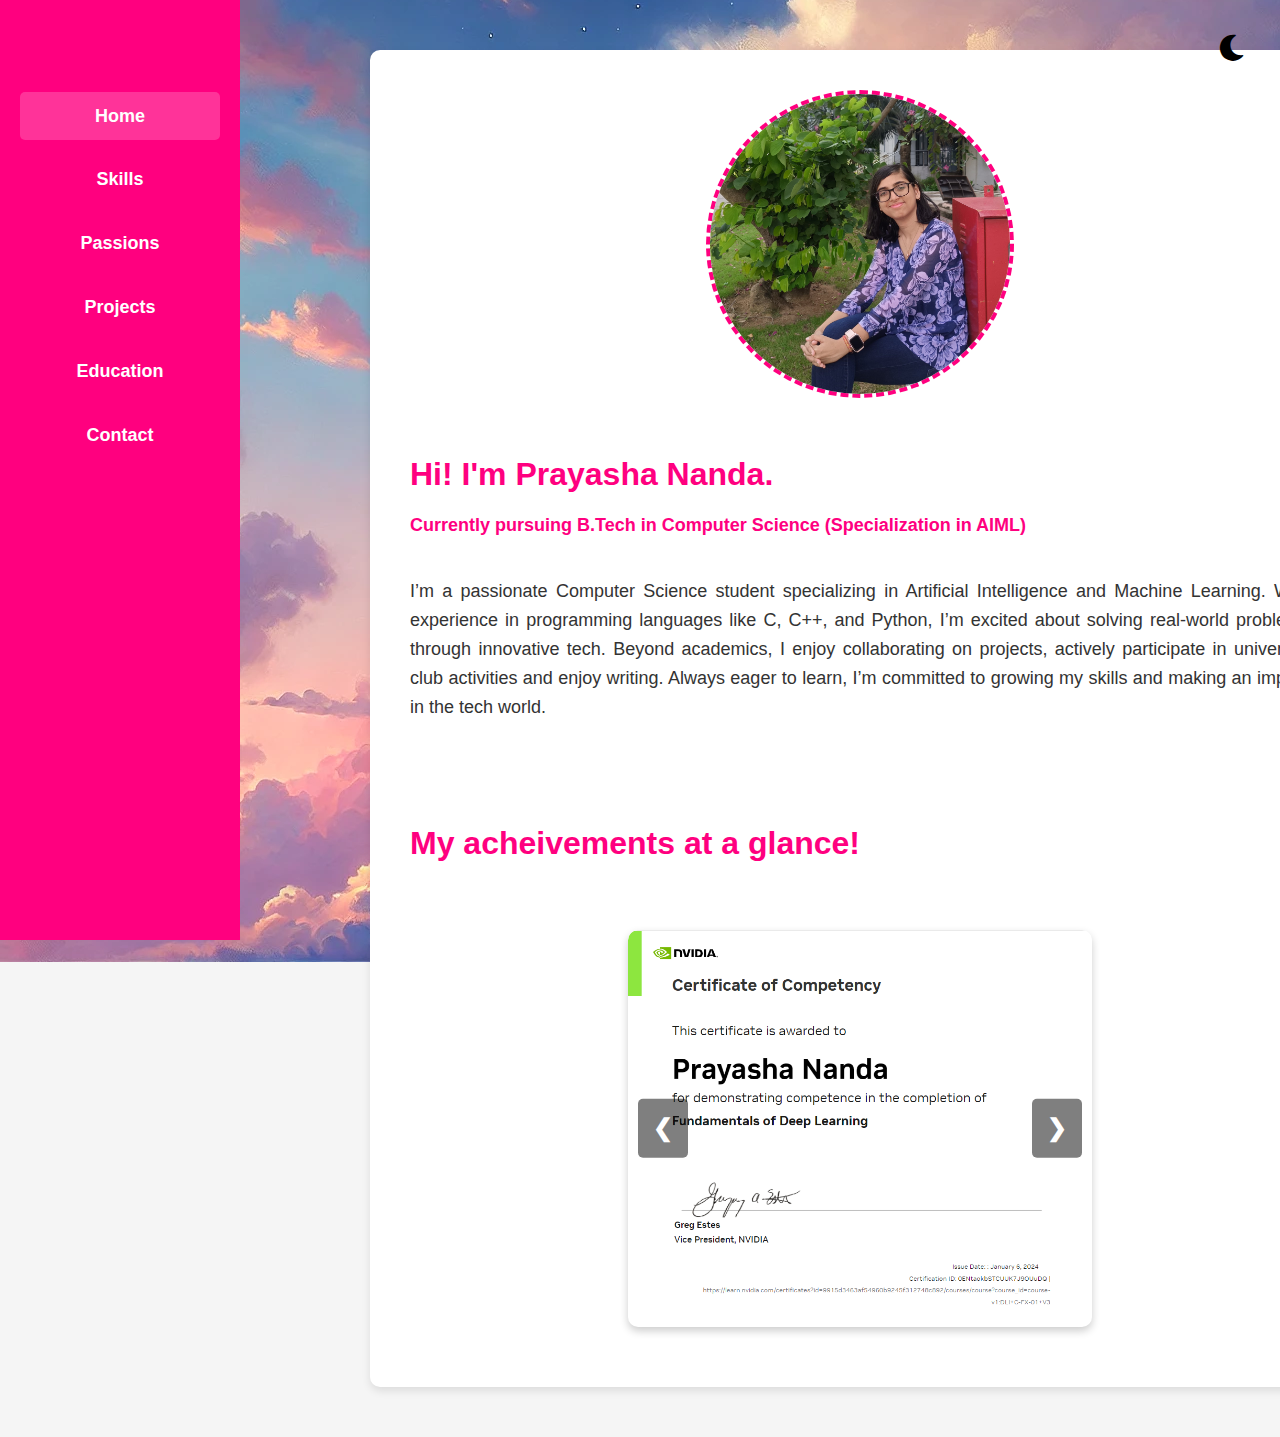
<file: index.html>
<!DOCTYPE html>
<html lang="en">

<head>
    <meta charset="UTF-8">
    <meta name="viewport" content="width=device-width, initial-scale=1.0">
    <title>Prayasha Nanda - Home</title>
    <link rel="stylesheet" href="styles.css">
    <script src="script.js" defer></script>
    <link rel="stylesheet" href="https://cdnjs.cloudflare.com/ajax/libs/font-awesome/6.0.0/css/all.min.css">
</head>

<body>
    <nav>
        <ul>
            <li>⠀</li>
            <li><a href="index.html" class="active">Home</a></li>
            <li><a href="skills.html">Skills</a></li>
            <li><a href="passions.html">Passions</a></li>
            <li><a href="projects.html">Projects</a></li>
            <li><a href="education.html">Education</a></li>
            <li><a href="contact.html">Contact</a></li>
        </ul>
    </nav>

    <div class="container">
        <img class="profile-pic" src="images/Prayasha.jpeg" alt="Prayasha Nanda">
        <div class="bio">
            <h1>Hi! I'm Prayasha Nanda.</h1>
            <h2 class="subtitle">Currently pursuing B.Tech in Computer Science (Specialization in AIML)</h1>
                <p>I’m a passionate Computer Science student specializing in Artificial Intelligence and Machine Learning. With experience in programming languages like C, C++, and Python, I’m excited about solving real-world problems through innovative tech. Beyond academics, I enjoy collaborating on projects, actively participate in university club activities and enjoy writing. Always eager to learn, I’m committed to growing my skills and making an impact in the tech world.</p>
                <br><br>
                <h1>My acheivements at a glance!</h1>
        </div>

        <div class="slideshow-container">
            <div class="slide img">
                <img src="images/nvidia.png" alt="NVDIA certificate">
                <div class="overlay">
                    <p>NVIDIA Certificate in Fundamentals of Deep Learning</p>
                </div>
            </div>
            <div class="slide img">
                <img src="images/c.png" alt="C Language certificate">
                <div class="overlay">
                    <p>C Programming Language Certificate</p>
                </div>
            </div>
            <div class="slide img">
                <img src="images/cpp.png" alt="C++ Language certificate">
                <div class="overlay">
                    <p>C++ Programming Language Certificate</p>
                </div>
            </div>
            <div class="slide img">
                <img src="images/python.png" alt="Python Language certificate">
                <div class="overlay">
                    <p>Python Programming Language Certificate</p>
                </div>
            </div>
            <div class="slide img">
                <img src="images/coinc.png" alt="Coincent certificate">
                <div class="overlay">
                    <p>Certificate in AI with Python</p>
                </div>
            </div>
            <div class="slide img">
                <img src="images/coinc(2).png" alt="Coincent certificate">
                <div class="overlay">
                    <p>Training Completion Certificate in AI with Python</p>
                </div>
            </div>
            <div class="slide img">
                <img src="images/3-days.jpeg" alt="Workshop certificate">
                <div class="overlay">
                    <p>3-Day Bootcamp on Machine Learning</p>
                </div>
            </div>
            <div class="slide img">
                <img src="images/nptel.jpeg" alt="NPTEL certificate">
                <div class="overlay">
                    <p>NPTEL Certification in NLP</p>
                </div>
            </div>

            <a class="prev" id="prevSlide">&#10094;</a>
            <a class="next" id="nextSlide">&#10095;</a>
        </div>
    </div>

    <button id="modeToggle"><i class="fas fa-moon"></i></button>

</body>
</html>
</file>
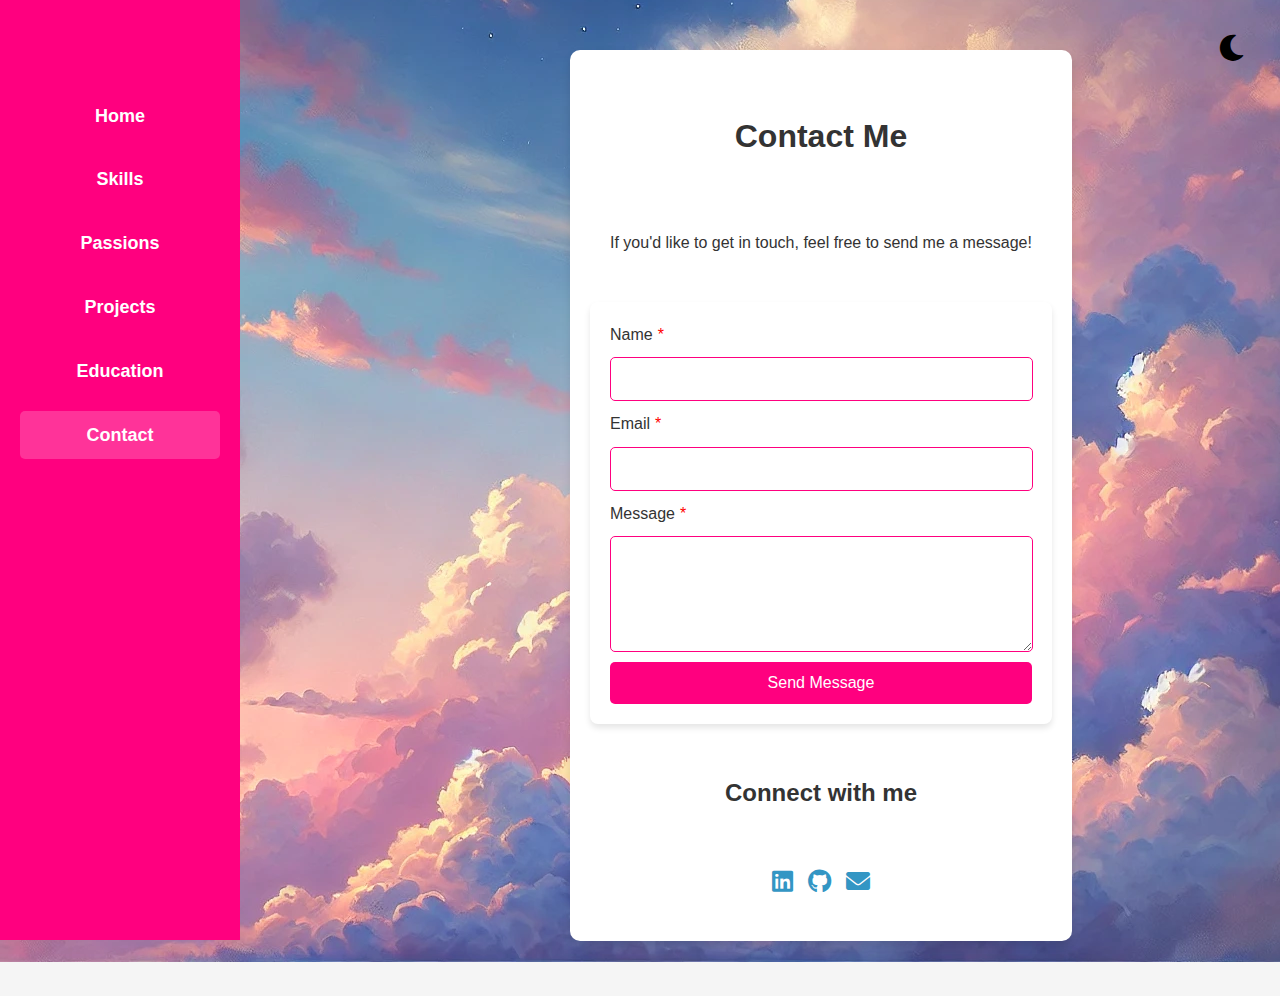
<file: contact.html>
<!DOCTYPE html>
<html lang="en">

<head>
    <meta charset="UTF-8">
    <meta name="viewport" content="width=device-width, initial-scale=1.0">
    <title>Prayasha Nanda - Contact Me</title>
    <link rel="stylesheet" href="styles.css">
    <script src="script.js" defer></script>
    <link rel="stylesheet" href="https://cdnjs.cloudflare.com/ajax/libs/font-awesome/6.0.0/css/all.min.css">
</head>
<body>
    <nav>
        <ul>
            <li>⠀</li>
            <li><a href="index.html">Home</a></li>
            <li><a href="skills.html">Skills</a></li>
            <li><a href="passions.html">Passions</a></li>
            <li><a href="projects.html">Projects</a></li>
            <li><a href="education.html">Education</a></li>
            <li><a href="contact.html" class="active">Contact</a></li>
        </ul>
    </nav>

    <div class="contact-container">
        <h1>Contact Me</h1>
        <p>If you'd like to get in touch, feel free to send me a message!</p>

        <form action="https://formspree.io/f/mnnpvwrz" method="POST">
            <label for="name">Name<span class="required">*</span></label>
            <input type="text" id="name" name="name" required>
            
            <label for="email">Email<span class="required">*</span></label>
            <input type="email" id="email" name="email" required>
            
            <label for="message">Message<span class="required">*</span></label>
            <textarea id="message" name="message" rows="5" required></textarea>            

            <button type="submit">Send Message</button>
        </form>

        <h2>Connect with me</h2>
        <div class="social-links">
            <a href="https://linkedin.com/in/prayasha-nanda" target="_blank" class="linkedin">
                <i class="fab fa-linkedin social-links"></i>
            </a>
            <a href="https://github.com/prayasha-nanda" target="_blank">
                <i class ="fab fa-github social-links"></i>
            </a>
            <a href="mailto:prayasha.nanda@gmail.com">
                <i class="fas fa-envelope social-links"></i>
            </a>
        </div>
    </div>

    <button id="modeToggle"><i class="fas fa-moon"></i></button>
</body>
</html>
</file>
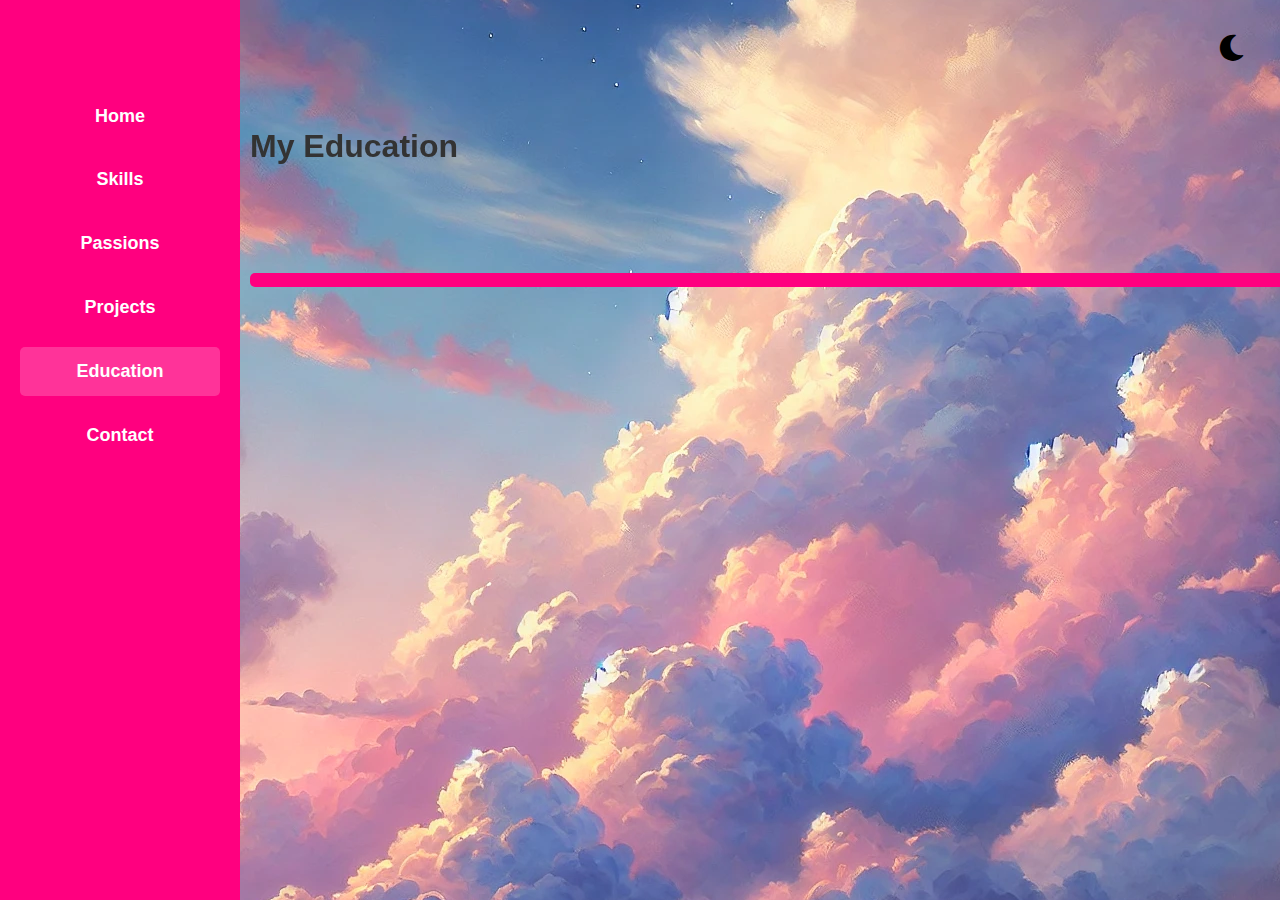
<file: education.html>
<!DOCTYPE html>
<html lang="en">

<head>
    <meta charset="UTF-8">
    <meta name="viewport" content="width=device-width, initial-scale=1.0">
    <title>Education - Prayasha Nanda</title>
    <link rel="stylesheet" href="styles.css">
    <script defer src="script.js"></script>
    <link rel="stylesheet" href="https://cdnjs.cloudflare.com/ajax/libs/font-awesome/6.0.0/css/all.min.css">
</head>

<body>
    <nav>
        <ul>
            <li>⠀</li>
            <li><a href="index.html">Home</a></li>
            <li><a href="skills.html">Skills</a></li>
            <li><a href="passions.html">Passions</a></li>
            <li><a href="projects.html">Projects</a></li>
            <li><a href="education.html" class="active">Education</a></li>
            <li><a href="contact.html">Contact</a></li>
        </ul>
    </nav>


    <div class="edu-container">
        <h1>My Education</h1>

        <div class="timeline-container">
            <div class="timeline-line"></div>

            <div class="timeline-dot dot1"></div>
            <div class="education-box fade-in edu1">
                <p><b>Primary</b></p>
                <p>The Oxford Senior Secondary School, JP Nagar</p>
                <p>Bangalore, Karnataka</p>
                <p>2011 - 2017</p>
            </div>

            <div class="timeline-dot dot2"></div>
            <div class="education-box fade-in edu2">
                <p><b>Secondary & Higher Secondary</b></p>
                <p>National Public School, HSR Layout</p>
                <p>Bangalore, Karnataka</p>
                <p>2017 - 2023</p>
            </div>

            <div class="timeline-dot dot3">
                <div class="rotating-circle"></div>
            </div>
            <div class="education-box fade-in edu3">
                <h2>B.Tech in Computer Science</h2>
                <h3>(Specialization in Artificial Intelligence and Machine Learning)</h3>
                <p>Vellore Institute of Technology, Chennai Campus</p>
                <p>Chennai, Tamil Nadu</p>
                <p>2023 - Present</p>
            </div>
        </div>
    </div>
    <button id="modeToggle"><i class="fas fa-moon"></i></button>
</body>

</html>
</file>
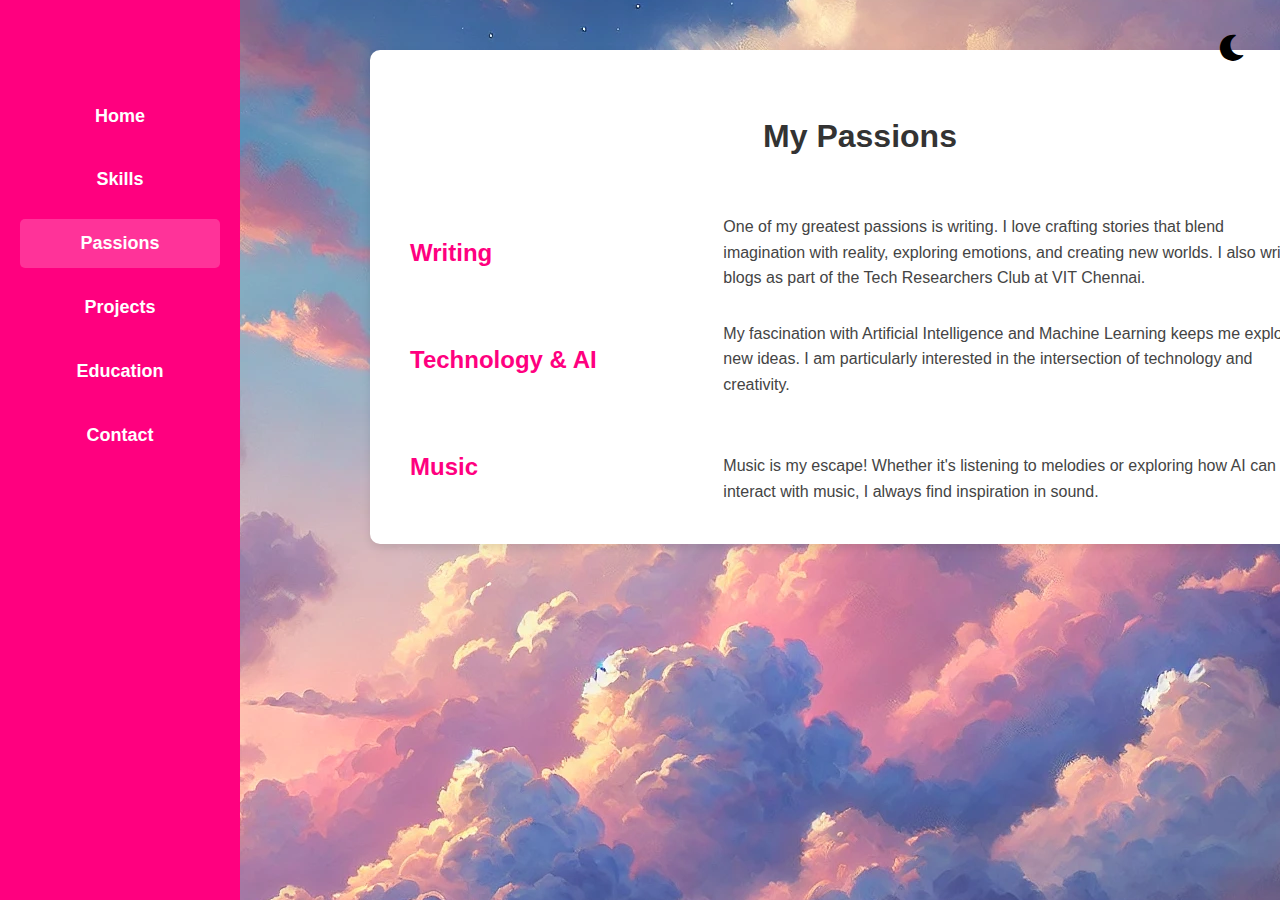
<file: passions.html>
<!DOCTYPE html>
<html lang="en">
<head>
    <meta charset="UTF-8">
    <meta name="viewport" content="width=device-width, initial-scale=1.0">
    <title>Prayasha Nanda - Passions</title>
    <link rel="stylesheet" href="styles.css">
    <script defer src="script.js"></script>
    <link rel="stylesheet" href="https://cdnjs.cloudflare.com/ajax/libs/font-awesome/6.0.0/css/all.min.css">
</head>
<body>
    <nav>
        <ul>
            <li>⠀</li>
            <li><a href="index.html">Home</a></li>
            <li><a href="skills.html">Skills</a></li>
            <li><a href="passions.html" class="active">Passions</a></li>
            <li><a href="projects.html">Projects</a></li>
            <li><a href="education.html">Education</a></li>
            <li><a href="contact.html">Contact</a></li>
        </ul>
    </nav>

    <div class="container">
        <h1>My Passions</h1>

        <div class="bio-section">
            <div class="bio-item">
                <h2>Writing</h2>
                <p>One of my greatest passions is writing. I love crafting stories that blend imagination with reality, exploring emotions, and creating new worlds. I also write blogs as part of the Tech Researchers Club at VIT Chennai.</p>
            </div>

            <div class="bio-item">
                <h2>Technology & AI</h2>
                <p>My fascination with Artificial Intelligence and Machine Learning keeps me exploring new ideas. I am particularly interested in the intersection of technology and creativity.</p>
            </div>

            <div class="bio-item">
                <h2>Music</h2>
                <p><br>Music is my escape! Whether it's listening to melodies or exploring how AI can interact with music, I always find inspiration in sound.</p>
            </div>
        </div>
    </div>
    <button id="modeToggle"><i class="fas fa-moon"></i></button>
</body>
</html>
</file>
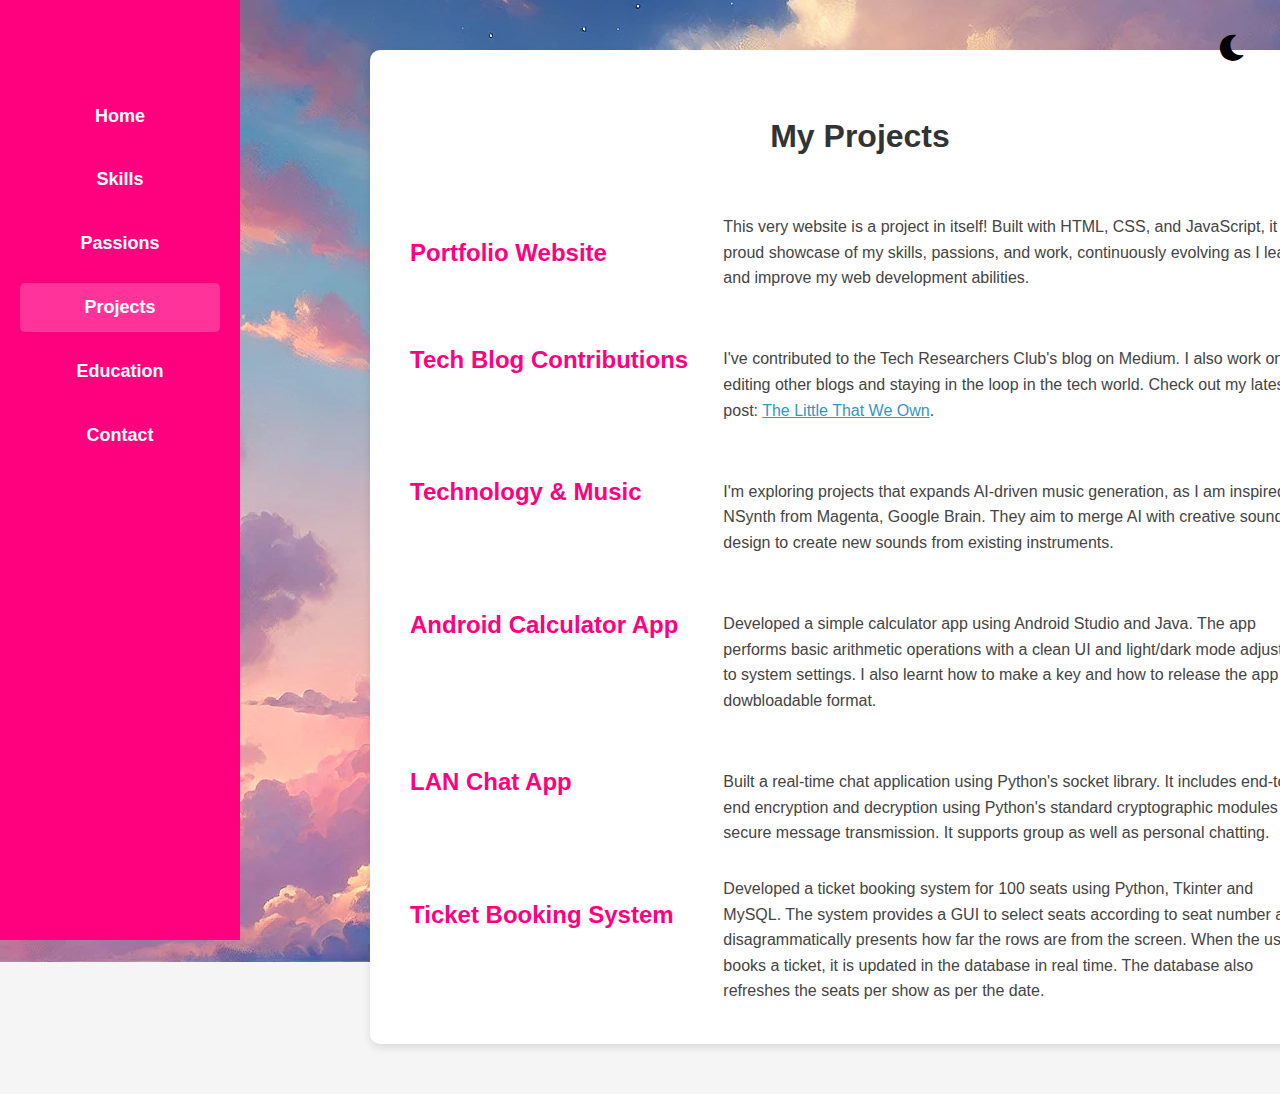
<file: projects.html>
<!DOCTYPE html>
<html lang="en">
<head>
    <meta charset="UTF-8">
    <meta name="viewport" content="width=device-width, initial-scale=1.0">
    <title>Prayasha Nanda - Projects</title>
    <link rel="stylesheet" href="styles.css">
    <script defer src="script.js"></script>
    <link rel="stylesheet" href="https://cdnjs.cloudflare.com/ajax/libs/font-awesome/6.0.0/css/all.min.css">
</head>
<body>
    <nav>
        <ul>
            <li>⠀</li>
            <li><a href="index.html">Home</a></li>
            <li><a href="skills.html">Skills</a></li>
            <li><a href="passions.html">Passions</a></li>
            <li><a href="projects.html" class="active">Projects</a></li>
            <li><a href="education.html">Education</a></li>
            <li><a href="contact.html">Contact</a></li>
        </ul>
    </nav>

    <div class="container">
        <h1>My Projects</h1>

        <div class="bio-section">

            <div class="bio-item">
                <h2>Portfolio Website</h2>
                <p>This very website is a project in itself! Built with HTML, CSS, and JavaScript, it is a proud showcase of my skills, passions, and work, continuously evolving as I learn and improve my web development abilities.</p>
            </div>

            <div class="bio-item">
                <h2>Tech Blog Contributions</h2>
                <p><br>I've contributed to the Tech Researchers Club's blog on Medium. I also work on editing other blogs and staying in the loop in the tech world. Check out my latest post: <a href="https://medium.com/@techresearchers.vitc/the-little-that-we-own-2caceeeb34ca" class="links" target="_blank">The Little That We Own</a>.</p>
            </div>

            <div class="bio-item">
                <h2>Technology & Music</h2>
                <p><br>I'm exploring projects that expands AI-driven music generation, as I am inspired by NSynth from Magenta, Google Brain. They aim to merge AI with creative sound design to create new sounds from existing instruments.</p>
            </div>

            <div class="bio-item">
                <h2>Android Calculator App</h2>
                <p><br>Developed a simple calculator app using Android Studio and Java. The app performs basic arithmetic operations with a clean UI and light/dark mode adjusted to system settings. I also learnt how to make a key and how to release the app in a dowbloadable format.</p>
            </div>
    
            <div class="bio-item">
                <h2>LAN Chat App</h2>
                <p><br>Built a real-time chat application using Python's socket library. It includes end-to-end encryption and decryption using Python's standard cryptographic modules for secure message transmission. It supports group as well as personal chatting.</p>
            </div>
    
            <div class="bio-item">
                <h2>Ticket Booking System</h2>
                <p>Developed a ticket booking system for 100 seats using Python, Tkinter and MySQL. The system provides a GUI to select seats according to seat number and disagrammatically presents how far the rows are from the screen. When the user books a ticket, it is updated in the database in real time. The database also refreshes the seats per show as per the date.</p>
            </div>

        </div>
    </div>
    <button id="modeToggle"><i class="fas fa-moon"></i></button>
</body>
</html>
</file>
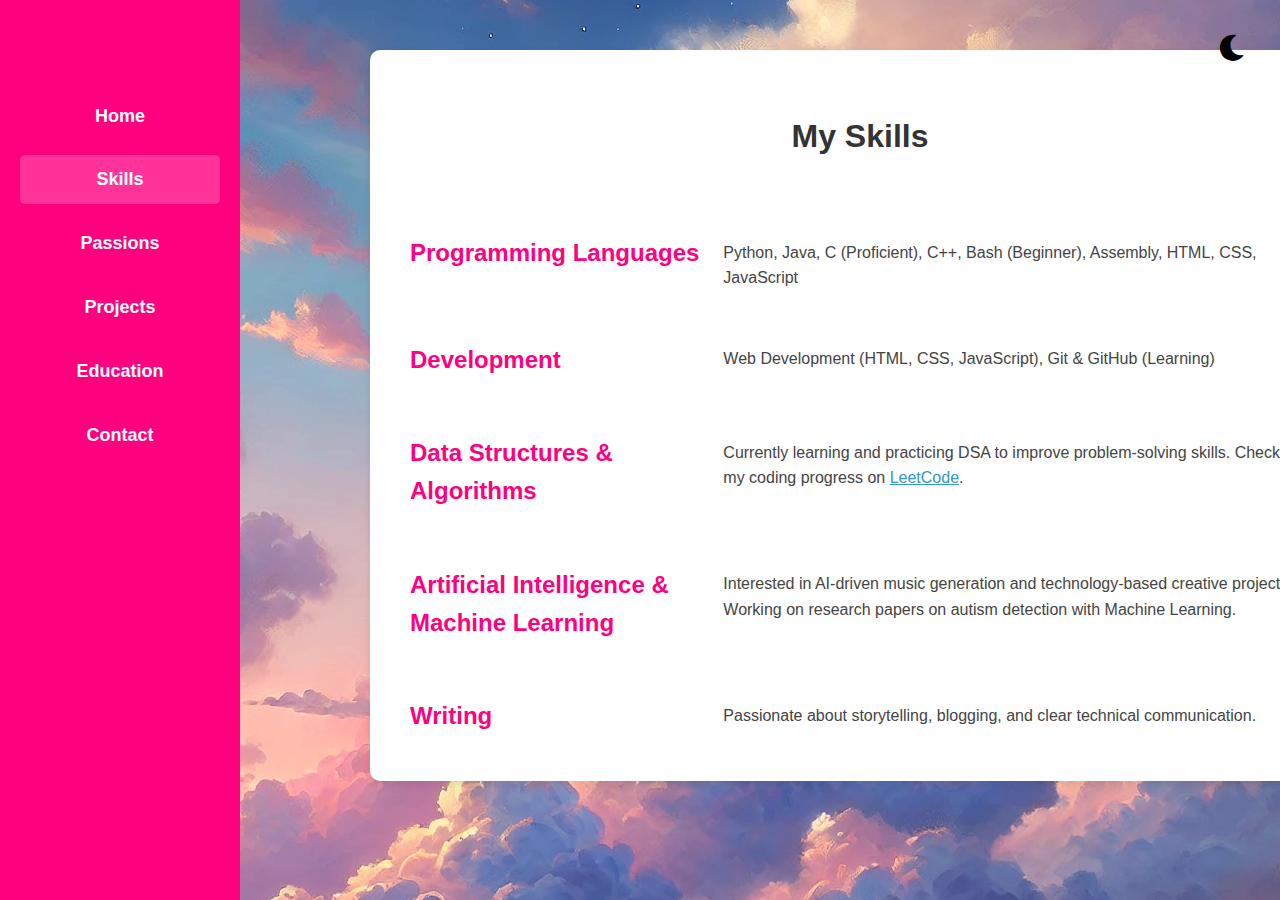
<file: skills.html>
<!DOCTYPE html>
<html lang="en">
<head>
    <meta charset="UTF-8">
    <meta name="viewport" content="width=device-width, initial-scale=1.0">
    <title>Prayasha Nanda - Skills</title>
    <link rel="stylesheet" href="styles.css">
    <script defer src="script.js"></script>
    <link rel="stylesheet" href="https://cdnjs.cloudflare.com/ajax/libs/font-awesome/6.0.0/css/all.min.css">
</head>

<body>
    <nav>
        <ul>
            <li>⠀</li>
            <li><a href="index.html">Home</a></li>
            <li><a href="skills.html" class="active">Skills</a></li>
            <li><a href="passions.html">Passions</a></li>
            <li><a href="projects.html">Projects</a></li>
            <li><a href="education.html">Education</a></li>
            <li><a href="contact.html">Contact</a></li>
        </ul>
    </nav>

    <div class="container">
        <h1>My Skills</h1>

        <div class="bio-section">
            <div class="bio-item">
                <h2>Programming Languages</h2>
                <p><br>Python, Java, C (Proficient), C++, Bash (Beginner), Assembly, HTML, CSS, JavaScript</p>
            </div>

            <div class="bio-item">
                <h2>Development</h2>
                <p><br>Web Development (HTML, CSS, JavaScript), Git & GitHub (Learning)</p>
            </div>

            <div class="bio-item">
                <h2>Data Structures & Algorithms</h2>
                <p><br>Currently learning and practicing DSA to improve problem-solving skills. Check out my coding progress on <a href="https://leetcode.com/u/prayasha_nanda" class="links" target="_blank">LeetCode</a>.
                </p>
            </div>

            <div class="bio-item">
                <h2>Artificial Intelligence & Machine Learning</h2>
                <p><br>Interested in AI-driven music generation and technology-based creative projects. Working on research papers on autism detection with Machine Learning.</p>
            </div>

            <div class="bio-item">
                <h2>Writing</h2>
                <p><br>Passionate about storytelling, blogging, and clear technical communication.</p>
            </div>
        </div>
    </div>
    <button id="modeToggle"><i class="fas fa-moon"></i></button>
</body>
</html>
</file>
<file: styles.css>
body {
    background-image: url('images/pinkcld.webp');
    background-position: center;
    background-repeat: no-repeat;
    background-attachment: fixed;
    font-family:'Lucida Sans', 'Lucida Sans Regular', 'Lucida Grande', 'Lucida Sans Unicode', Geneva, Verdana, sans-serif;
    margin: 0;
    padding: 0;
    background-color: #f5f5f5;
    color: #333;
    display: flex;
    line-height: 1.6;
    transition: background 0.5s, color 0.5s;
}

body.dark-mode {
    background-image: url('images/night.jpg');
    background-attachment: fixed;
    background-repeat: repeat;
    background-color: #1a1a1a;
    color: #fff;
}

nav ul li a.active {
    background-color: #ff3399;
    font-weight: bold;
    border-radius: 5px;
}

body.dark-mode nav ul li a.active {
    background-color: #ff3399;
    color: white;
}

.slideshow-container {
    position: relative;
    max-width: 500px;
    margin: 20px auto;
    overflow: hidden;
    border-radius: 10px;
    box-shadow: 0 4px 8px rgba(0, 0, 0, 0.2);
}

.slideshow-container p {
    font-size: 20px;
    margin: 0;
}

.slide {
    display: none;
    width: 100%;
    position: relative;
}

.slide img {
    width: 100%;
    height: 390px;
    border-radius: 10px;
}

.overlay {
    position: absolute;
    bottom: 0;
    left: 0;
    width: 100%;
    background-color: rgba(0, 0, 0, 0.6);
    color: white;
    text-align: center;
    /* padding: 10px; */
    opacity: 0;
    transition: opacity 0.3s ease-in-out;
}

.slide:hover .overlay {
    opacity: 1;
}

.prev, .next {
    position: absolute;
    top: 50%;
    transform: translateY(-50%);
    font-size: 24px;
    font-weight: bold;
    color: white;
    background: rgba(0, 0, 0, 0.5);
    border: none;
    padding: 10px 15px;
    cursor: pointer;
    border-radius: 5px;
    transition: 0.3s;
}

.prev { left: 10px; }
.next { right: 10px; }

.prev:hover, .next:hover {
    background: rgba(255, 0, 127, 0.8);
    text-decoration: none;
}

nav {
    background-color: #ff007f;
    padding: 20px;
    width: 200px;
    height: 100vh;
    position: fixed;
    left: 0;
    top: 0;
    display: flex;
    flex-direction: column;
    align-items: center;
    /* opacity: 0.7; */
}

nav ul {
    list-style-type: none;
    padding: 0;
    width: 100%;
}

nav ul li {
    margin: 15px 0;
    text-align: center;
}

nav ul li a {
    text-decoration: none;
    color: white;
    font-size: 18px;
    font-weight: bold;
    display: block;
    padding: 10px;
    transition: background 0.3s;
    border-radius: 5px;
}

nav ul li a:hover {
    background: #ff3399;
}

.container {
    max-width: 900px;
    margin: 50px auto 50px 250px;
    padding: 40px;
    background-color: white;
    border-radius: 10px;
    box-shadow: 0 4px 8px rgba(0, 0, 0, 0.1);
    display: flex;
    flex-direction: column;
    align-items: center;
    gap: 30px;
    transition: background 0.3s;
    position: relative;
    left: 120px;
}

.contact-container {
    max-width: 600px;
    margin: 50px auto 50px 250px;
    padding: 40px;
    background-color: white;
    border-radius: 10px;
    box-shadow: 0 4px 8px rgba(0, 0, 0, 0.1);
    display: flex;
    flex-direction: column;
    align-items: center;
    gap: 30px;
    transition: background 0.3s;
    position: relative;
    left: 25%;
}

body.dark-mode .container {
    background-color: #333;
    color: white;
}

body.dark-mode .contact-container {
    background-color: #333;
    color: white;
}

.required {
    color: red;
    margin-left: 5px;
}

.profile-pic {
    width: 300px;
    height: 300px;
    border-radius: 50%;
    border: 4px dashed #ff007f;
    object-fit: cover;
}

.bio {
    flex: 1;
    font-size: 18px;
    text-align: justify;
    display: flex;
    flex-direction: column;
    align-items: flex-start;
    width: 100%;
}

.bio h1 {
    font-size: 32px;
    color: #ff007f;
    margin-bottom: 10px;
    width: 100%;
    text-align: left;
}

.bio-section {
    display: flex;
    flex-direction: column;
    gap: 30px;
    width: 100%;
}

.bio-item {
    display: grid;
    grid-template-columns: 1fr 2fr;
    gap: 20px;
    align-items: start;
    width: 100%;
}

.bio-item h2 {
    font-size: 24px;
    color: #ff007f;
    margin-bottom: 5px;
}

.bio h2.subtitle {
    font-size: 18px;
    color: #ff007f;
    margin-top: 0;
    margin-bottom: 20px;
    text-align: left;
}

.bio-item p {
    font-size: 16px;
    color: #444;
    margin: 0;
}

body.dark-mode .bio-item p {
    color: white;
}

form {
    display: flex;
    flex-direction: column;
    gap: 10px;
    padding: 20px;
    background: #fff;
    border-radius: 8px;
    box-shadow: 0 4px 6px rgba(0, 0, 0, 0.1);
    width: 100%;
    max-width: 500px;
    transition: background 0.3s;
}

body.dark-mode form {
    background: #444;
    color: white;
}

input, textarea {
    padding: 12px;
    border: 1px solid #ff007f;
    border-radius: 5px;
    font-size: 16px;
    width: 94%;
}

button {
    background-color: #ff007f;
    color: white;
    border: none;
    padding: 12px;
    border-radius: 5px;
    cursor: pointer;
    font-size: 16px;
    transition: background-color 0.3s ease;
}

button:hover {
    background-color: #ff3399;
}

a:hover {
    text-decoration: underline;
    scale: 1.05;
}

.social-links { 
    display: flex;
    gap: 15px;
    justify-content: center;
    color: #3396c4;
    font-size: 24px;
    transition: color 0.3s;
}

.social-links:hover {
    color: #1e85c1;
}

.links {
    color: #3396c4;
    text-decoration: underline;
    transition: color 0.3s;
}

.links:hover {
    color: #1e85c1;
}

#modeToggle {
    background-color: transparent;
    border: none;
    cursor: pointer;
    font-size: 30px;
    color: white;
    position: absolute;
    top: 20px;
    right: 20px;
    transition: color 0.3s;
}

body.dark-mode #modeToggle {
    color: #ff007f;
}

.edu-container {
    max-width: 1200px;
    margin: 100px auto 50px 250px;
    text-align: center;
    position: relative;
}

.timeline-container {
    position: relative;
    width: 500%;
    margin: 100px auto;
    height: 300px;
    background-color: none;
    border-radius: 7px;
    overflow: visible;
}

.timeline-line {
    position: absolute;
    left: 0;
    top: 0;
    height: 14px;
    width: 0;
    border-radius: 5px;
    background-color: #ff007f;
    transition: width 2.5s ease-in-out;
}

.timeline-dot {
    position: absolute;
    width: 30px;
    height: 30px;
    background-color: white;
    border: 6px solid #ff007f;
    border-radius: 50%;
    top: -10px;
    opacity: 0;
    transition: opacity 0.7s ease-in-out;
}

.dot1 { left: 20%; }
.dot2 { left: 55%; }
.dot3 { left: 90%; }

.rotating-circle {
    position: absolute;
    width: 50px;
    height: 50px;
    border: 3px dashed #ff007f;
    border-radius: 50%;
    left: -12px;
    top: -12px;
    animation: rotate 5s linear infinite;
}

@keyframes rotate {
    100% { transform: rotate(360deg); }
}

.education-box {
    position: absolute;
    background: white;
    padding: 20px;
    border-radius: 12px;
    box-shadow: 0 5px 10px rgba(0, 0, 0, 0.2);
    opacity: 0;
    transition: opacity 1s ease-in-out;
    font-size: 15px;
    width: 250px;
}

.dark-mode .education-box {
    background: #222;
    color: #fff;
    box-shadow: 0px 4px 6px rgba(255, 255, 255, 0.2);
}

.edu1 { left: 9%; top: 50px; }
.edu2 { left: 44%; top: 50px; }
.edu3 { left: 78%; top: 50px; }
</file>
